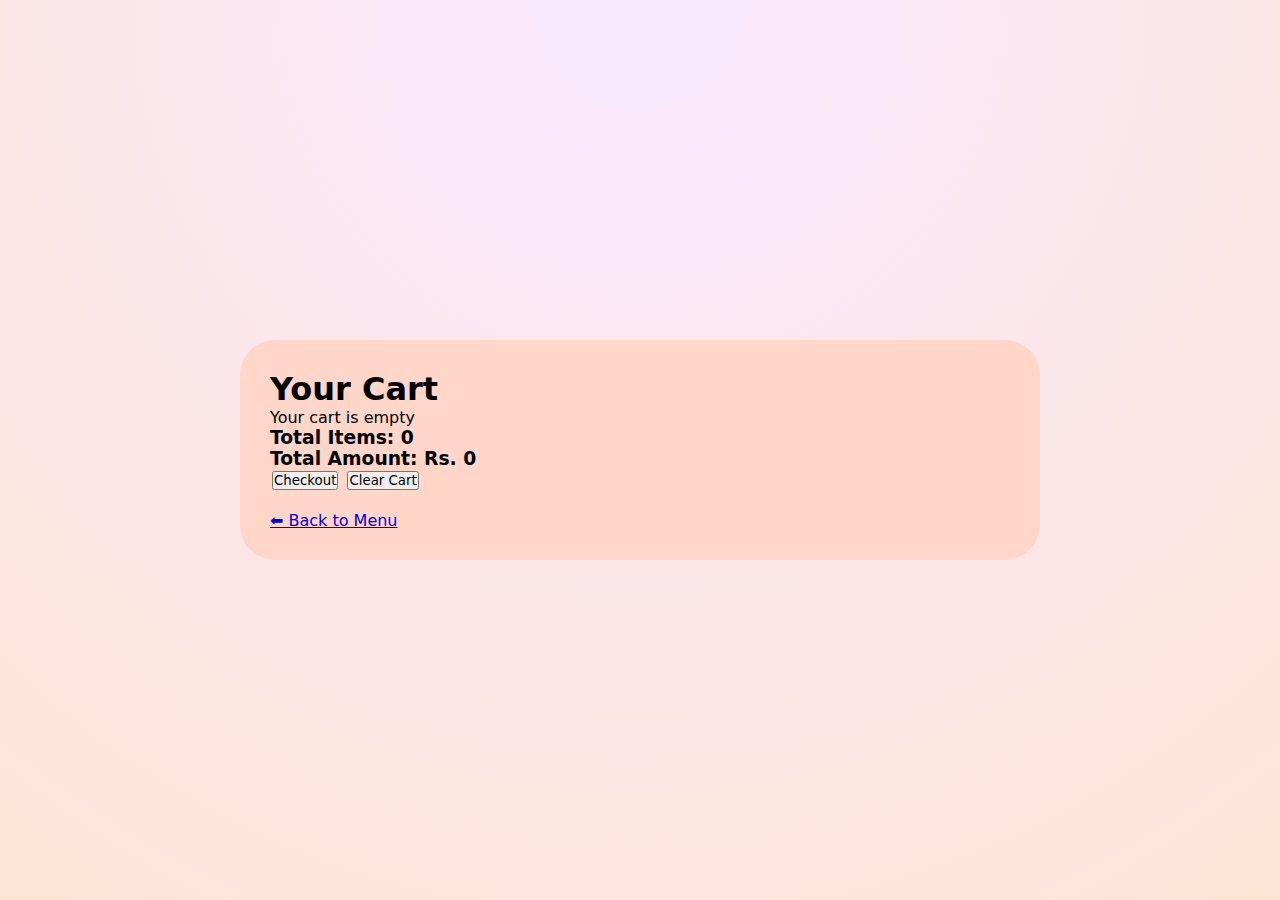
<file: cart.html>
<!DOCTYPE html>
<html>
<head>
  <title>Bakery Cart</title>

<style>
:root {
  --bg-top: #f8e9ff;
  --bg-bottom: #ffe4d5;
  --panel: #ffd6c8;
  --panel-inner: #fff6f2;
  --accent-soft: #f2bfd8;
  --button: #fff4b5;
  --text-main: #463048;
  --text-soft: #7b5b76;
  --danger: #ff8f9b;
}

* {
  box-sizing: border-box;
  margin: 0;
  padding: 0;
  font-family: system-ui, sans-serif;
}

body {
  min-height: 100vh;
  background: radial-gradient(circle at top, var(--bg-top), var(--bg-bottom));
  display: flex;
  justify-content: center;
  align-items: center;
}

.page-wrapper {
  width: 90%;
  max-width: 800px;
  background: var(--panel);
  padding: 30px;
  border-radius: 35px;
}

.cart-item {
  display: flex;
  justify-content: space-between;
  padding: 10px;
  border-bottom: 1px dashed #aaa;
}

button {
  margin: 2px;
}
</style>
</head>

<body>

<div class="page-wrapper">
  <h1>Your Cart</h1>

  <div id="cart-items"></div>

  <h3>Total Items: <span id="cart-count">0</span></h3>
  <h3>Total Amount: <span id="cart-total">Rs. 0</span></h3>

<button class="btn-pay" onclick="goToCheckout()">Checkout</button>
  <button onclick="clearCart()">Clear Cart</button>
  <br><br>
  <a href="menu.html">⬅ Back to Menu</a>
</div>

<script>
let cart = JSON.parse(localStorage.getItem("bakeryCart")) || [];

function saveCart() {
  localStorage.setItem("bakeryCart", JSON.stringify(cart));
}

function renderCart() {
  const container = document.getElementById("cart-items");
  const totalSpan = document.getElementById("cart-total");
  const countSpan = document.getElementById("cart-count");

  if (cart.length === 0) {
    container.innerHTML = "Your cart is empty";
    totalSpan.innerText = "Rs. 0";
    countSpan.innerText = "0";
    return;
  }

  container.innerHTML = "";
  let total = 0;
  let count = 0;

  cart.forEach((item, index) => {
    total += item.price * item.quantity;
    count += item.quantity;

    container.innerHTML += `
      <div class="cart-item">
        <div>
          <strong>${item.name}</strong><br>
          Rs. ${item.price} × ${item.quantity}
        </div>
        <div>
          <button onclick="changeQty(RS{index}, -1)">-</button>
          <button onclick="changeQty(RS{index}, 1)">+</button>
          <button onclick="removeItem(RS{index})">X</button>
        </div>
      </div>
    `;
  });

  totalSpan.innerText = "Rs. " + total;
  countSpan.innerText = count;
}

function changeQty(index, delta) {
  cart[index].quantity += delta;
  if (cart[index].quantity <= 0) cart.splice(index, 1);
  saveCart();
  renderCart();
}

function removeItem(index) {
  cart.splice(index, 1);
  saveCart();
  renderCart();
}

function clearCart() {
  cart = [];
  saveCart();
  renderCart();
}

function goToCheckout() {
  if (cart.length === 0) {
    alert("Your cart is empty!");
    return;
  }
  window.location.href = "checkout.html";
}

/*function checkout() {
  if (cart.length === 0) {
    alert("Your cart is empty!");
    return;
  }
  alert("Checkout successful (demo)");
}*/

renderCart();
</script>

</body>
</html>
</file>
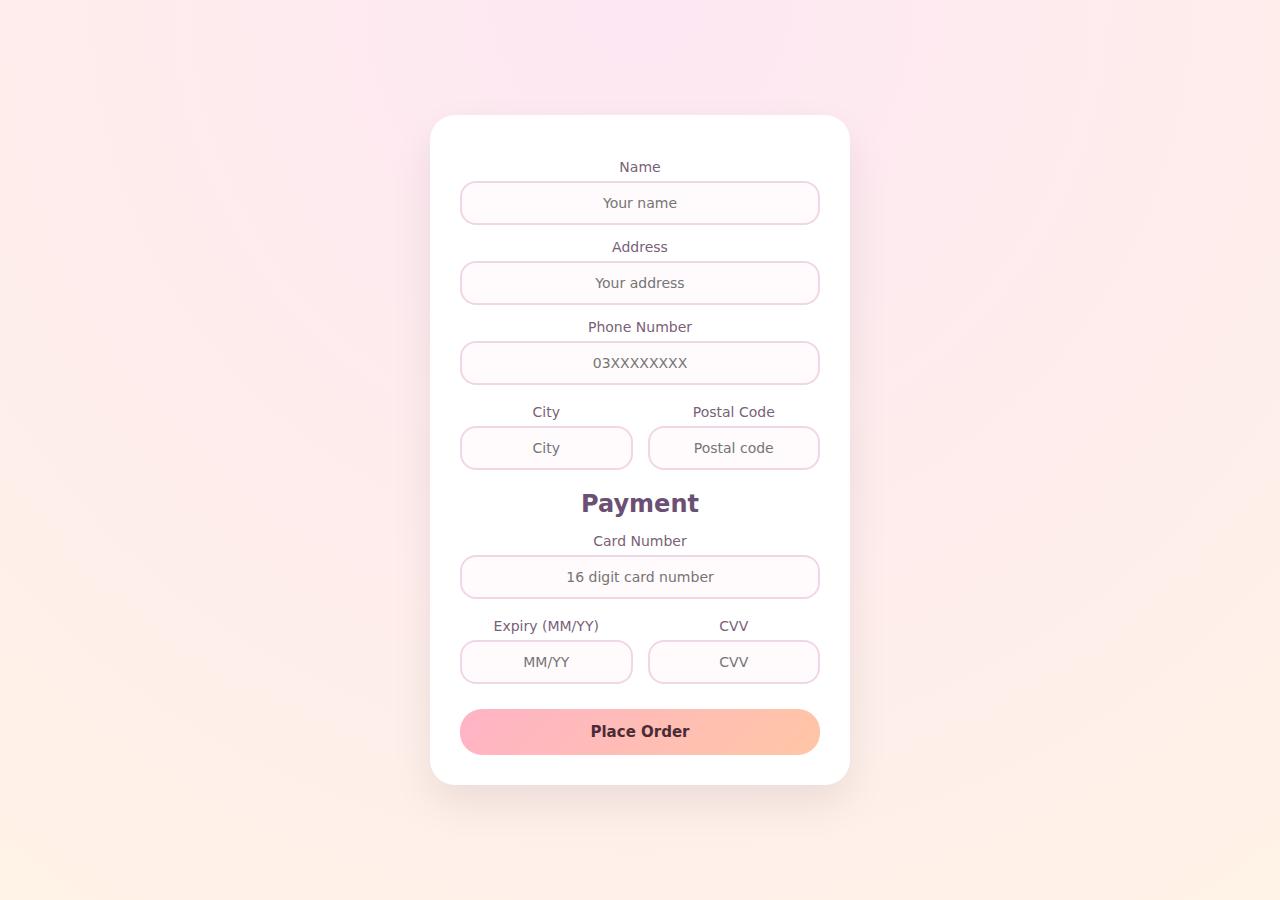
<file: checkout.html>
<!DOCTYPE html>
<html>
<head>
<title>Checkout</title>

<style>
:root {
  --bg-top: #fde7f3;
  --bg-bottom: #fff2e6;
  --card-bg: #ffffff;
  --accent: #ffb3c6;
  --text-main: #4b3b4f;
  --text-soft: #7a5f78;
  --border: #f1d6e8;
}

* {
  box-sizing: border-box;
  font-family: "Segoe UI", system-ui, sans-serif;
}

body {
  margin: 0;
  min-height: 100vh;
  background: radial-gradient(circle at top, var(--bg-top), var(--bg-bottom));
  display: flex;
  justify-content: center;
  align-items: center;
  color: var(--text-main);
}

.checkout-card {
  background: var(--card-bg);
  padding: 30px;
  border-radius: 25px;
  width: 90%;
  max-width: 420px;
  box-shadow: 0 18px 40px rgba(0,0,0,0.08);
  text-align: center;
}

h2 {
  margin: 20px 0 15px;
  color: #6b4f74;
}

label {
  display: block;
  margin-top: 14px;
  font-size: 14px;
  color: var(--text-soft);
}

input {
  width: 100%;
  padding: 12px 14px;
  border-radius: 16px;
  border: 2px solid var(--border);
  background: #fffafc;
  outline: none;
  font-size: 14px;
  margin-top: 6px;
  text-align: center;
}

input:focus {
  border-color: var(--accent);
}

.row {
  display: flex;
  gap: 15px;
  margin-top: 5px;
}

.row > div {
  flex: 1;
}

button {
  width: 100%;
  margin-top: 25px;
  padding: 14px;
  border-radius: 22px;
  border: none;
  background: linear-gradient(135deg, #ffb3c6, #ffc6a5);
  color: #4b2c36;
  font-size: 15px;
  font-weight: 600;
  cursor: pointer;
}

button:hover {
  box-shadow: 0 10px 20px rgba(255, 179, 198, 0.5);
}

@media (max-width: 480px) {
  .checkout-card {
    padding: 22px;
  }
}
</style>
</head>

<!DOCTYPE html>
<html>
<head>
<title>Checkout</title>

<style>
:root {
  --bg-top: #fde7f3;
  --bg-bottom: #fff2e6;
  --card-bg: #ffffff;
  --accent: #ffb3c6;
  --text-main: #4b3b4f;
  --text-soft: #7a5f78;
  --border: #f1d6e8;
}

* {
  box-sizing: border-box;
  font-family: "Segoe UI", system-ui, sans-serif;
}

body {
  margin: 0;
  min-height: 100vh;
  background: radial-gradient(circle at top, var(--bg-top), var(--bg-bottom));
  display: flex;
  justify-content: center;
  align-items: center;
}

.checkout-card {
  background: var(--card-bg);
  padding: 30px;
  border-radius: 25px;
  width: 90%;
  max-width: 420px;
  box-shadow: 0 18px 40px rgba(0,0,0,0.08);
  text-align: center;
}

h2 {
  margin: 20px 0 15px;
  color: #6b4f74;
}

label {
  display: block;
  margin-top: 14px;
  font-size: 14px;
  color: var(--text-soft);
}

input {
  width: 100%;
  padding: 12px;
  border-radius: 16px;
  border: 2px solid var(--border);
  margin-top: 6px;
  text-align: center;
}

.row {
  display: flex;
  gap: 15px;
}

.row div {
  flex: 1;
}

button {
  width: 100%;
  margin-top: 25px;
  padding: 14px;
  border-radius: 22px;
  border: none;
  background: linear-gradient(135deg, #ffb3c6, #ffc6a5);
  font-size: 15px;
  font-weight: 600;
  cursor: pointer;
}
</style>
</head>

<body>

<form class="checkout-card">

  <label>Name</label>
  <input type="text" required placeholder="Your name">

  <label>Address</label>
  <input type="text" required placeholder="Your address">

  <label>Phone Number</label>
  <input type="tel"
         required
         pattern="03[0-8]{8}"
         placeholder="03XXXXXXXX">

  <div class="row">
    <div>
      <label>City</label>
      <input type="text" required placeholder="City">
    </div>
    <div>
      <label>Postal Code</label>
      <input type="text"
             required
             pattern="[0-9]{4,6}"
             placeholder="Postal code">
    </div>
  </div>

  <h2>Payment</h2>

  <label>Card Number</label>
  <input type="text"
         required
         pattern="[0-9]{16}"
         maxlength="16"
         placeholder="16 digit card number">

  <div class="row">
    <div>
      <label>Expiry (MM/YY)</label>
      <input type="text"
             required
             pattern="(0[1-9]|1[0-2])/[0-9]{2}"
             placeholder="MM/YY">
    </div>
    <div>
      <label>CVV</label>
      <input type="password"
             required
             pattern="[0-9]{3}"
             maxlength="3"
             placeholder="CVV">
    </div>
  </div>

  <button type="submit">Place Order</button>

</form>

<script>
function placeOrder() {
  alert("Order placed successfully!");
}
</script>

</body>
</html>
</file>
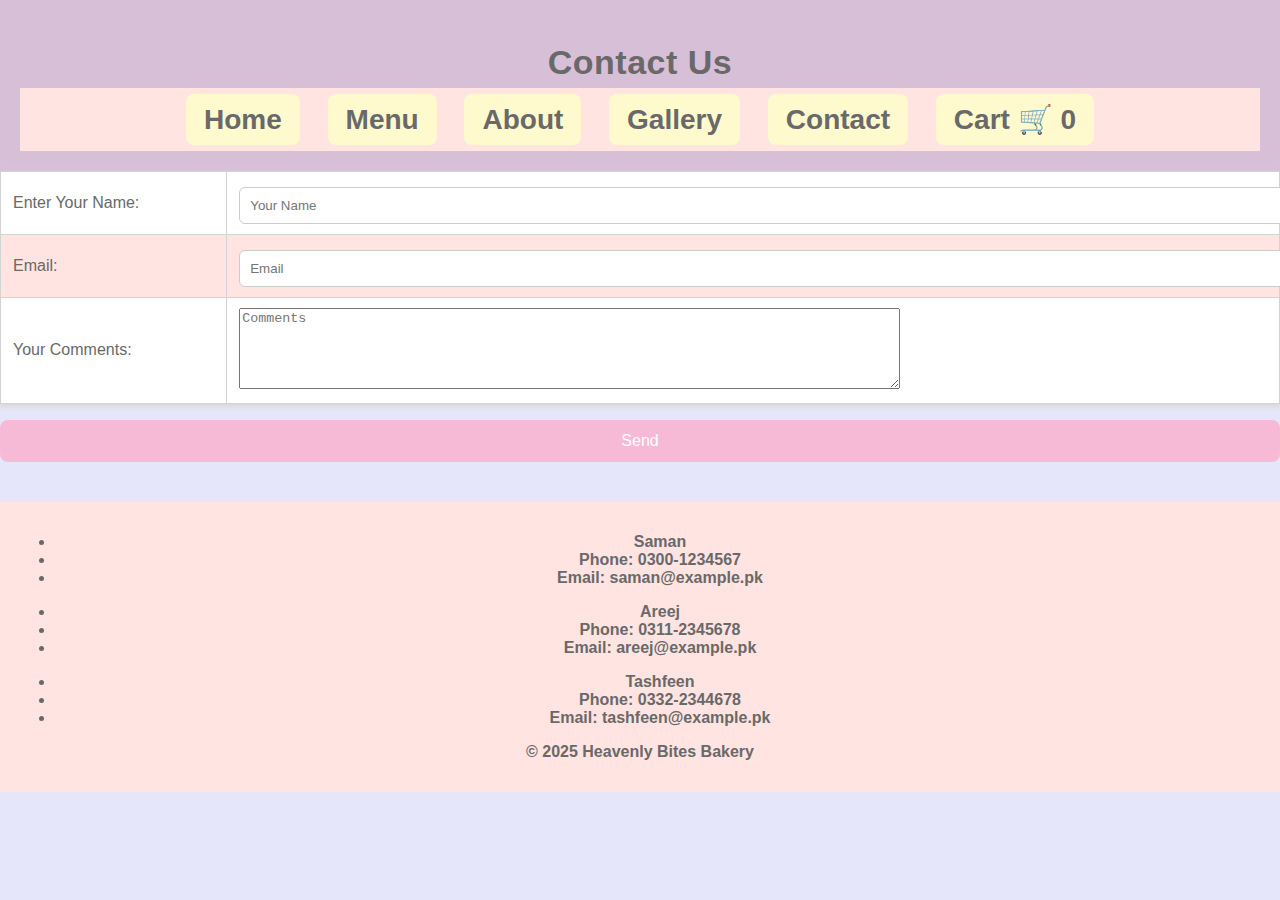
<file: Contact.html>
<!DOCTYPE html>
<html>
<head>
    <title>Heavenly Bites | Contact</title>
    <link rel="stylesheet" href="style.css">
</head>
<body>

<header>
    <h1>Contact Us</h1>
    <nav>
        <a href="index.html">Home</a>
        <a href="menu.html">Menu</a>
        <a href="about.html">About</a>
        <a href="gallery.html">Gallery</a>
        <a href="contact.html">Contact</a>
       <a href="cart.html">Cart 🛒 <span id="cart-count">0</span></a>
    </nav>
</header>

<!-- Contact Form -->
<form id="contactForm">
    <table class="table table-bordered table-striped">
        <tr>
            <td>Enter Your Name:</td>
            <td><input type="text" placeholder="Your Name" size="80"><required></td>
        </tr>
        <tr>
            <td>Email:</td>
            <td><input type="email" placeholder="Email" size="80" required></td>
        </tr>
        <tr>
            <td>Your Comments:</td>
            <td><textarea rows="5" cols="80" placeholder="Comments" required></textarea></td>
        </tr>
    </table>
    
    <p>
        <button type="submit">Send</button>
    </p>
</form>
<footer>
<div class="footer-container">
<ul class="footer-list">
<li><strong>Saman</strong></li>
<li>Phone: 0300-1234567</li>
<li>Email: saman@example.pk</li>
</ul>

<ul class="footer-list">
<li><strong>Areej</strong></li>
<li>Phone: 0311-2345678</li>
<li>Email: areej@example.pk</li>
</ul>

<ul class="footer-list">
<li><strong>Tashfeen</strong></li>
<li>Phone: 0332-2344678</li>
<li>Email: tashfeen@example.pk</li>
</ul>

&copy; 2025 Heavenly Bites Bakery</p>
</footer>

<script>
// Simple JS alert on submit
document.getElementById("contactForm").addEventListener("submit", function(event){
    event.preventDefault(); // prevent page refresh
    alert("Thank you! Your message has been sent.");
});
</script>

</body>
</html>
</file>
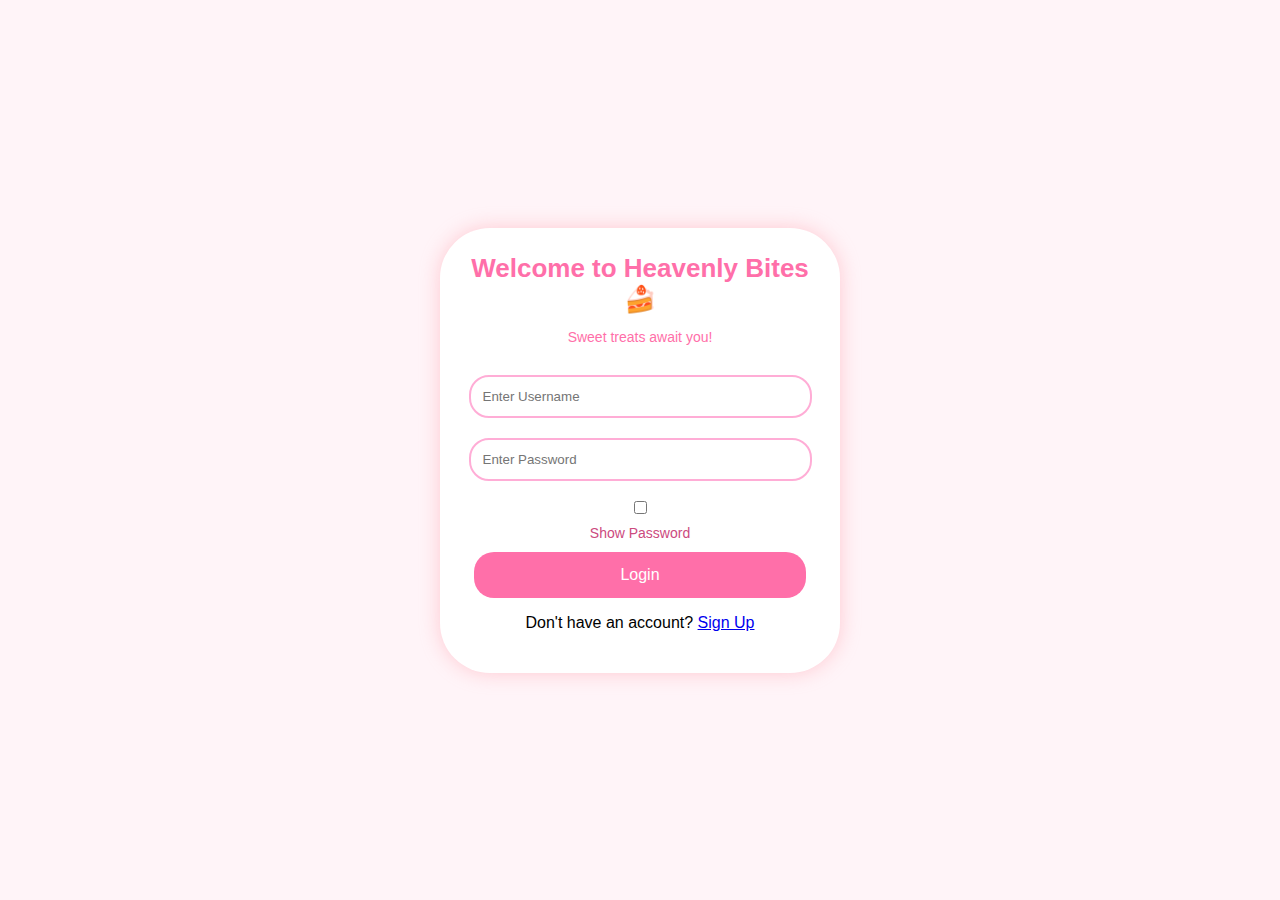
<file: login.html>
<!DOCTYPE html>
<html>
<head>
    <title>Heavenly Bites | Login</title>
    <link rel="stylesheet" href="login.css">
</head>
<body>

<div class="overlay">
    <div class="login-box">
        <h2>Welcome to Heavenly Bites 🍰</h2>
        <p class="tagline">Sweet treats await you!</p>

        <input type="text" id="username" placeholder="Enter Username">

        <input type="password" id="password" placeholder="Enter Password">

        <label class="show-pass">
            <input type="checkbox" onclick="togglePassword()"> Show Password
        </label>

        <button onclick="login()">Login</button>

        <!-- 🔹 Message -->
        <p id="msg" class="message"></p>

        <!-- 🔹 Sign Up Link Added Below -->
        <p class="signup-text">
            Don't have an account?  
            <a href="signup.html" class="signup-link">Sign Up</a>
        </p>

    </div>
</div>

<script src="script.js"></script>

</body>
</html>
</file>
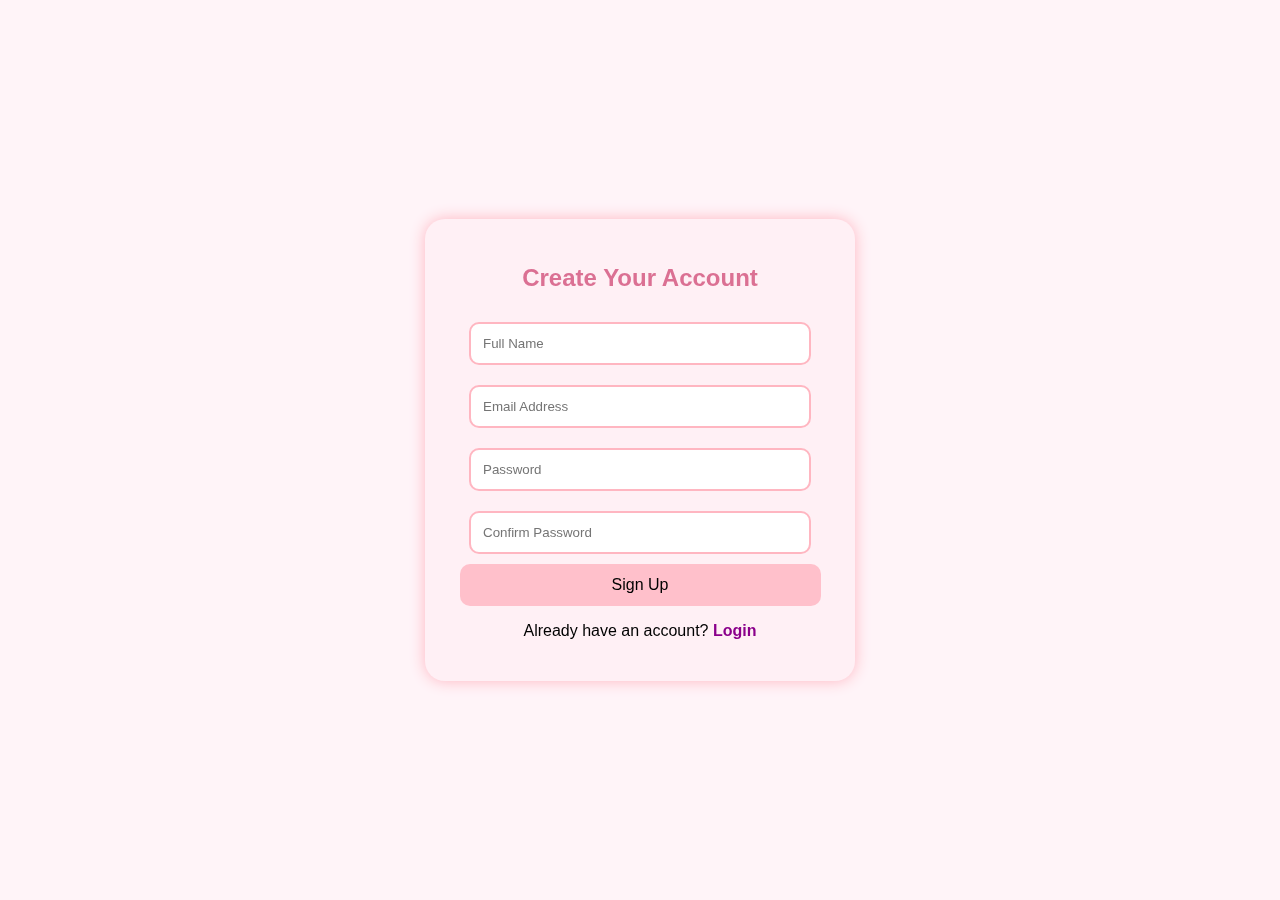
<file: signup.html>
<html>
<head>
    <title>Heavenly Bites | Sign Up</title>
    <style>
        body {
            margin: 0;
            padding: 0;
            font-family: Arial, sans-serif;
	    background: rgba(255, 240, 245, 0.7);
            height: 100vh;
            display: flex;
            justify-content: center;
            align-items: center;
            backdrop-filter: blur(3px);
        }

        .signup-box {
            background: lavenderblush;
            width: 380px;
            padding: 25px;
            border-radius: 20px;
            box-shadow: 0 0 15px lightpink;
            text-align: center;
        }

        h2 {
            color: palevioletred;
            margin-bottom: 20px;
        }

        input {
            width: 90%;
            padding: 12px;
            margin: 10px 0;
            border: 2px solid lightpink;
            border-radius: 10px;
            background: white;
        }

        button {
            width: 95%;
            background: pink;
            border: none;
            padding: 12px;
            color: black;
            font-size: 16px;
            border-radius: 10px;
            cursor: pointer;
            transition: 0.3s;
        }

        button:hover {
            background: lightcoral;
            color: white;
        }

        p a {
            text-decoration: none;
            color: darkmagenta;
            font-weight: bold;
        }
    </style>
</head>

<body>

    <div class="signup-box">
        <h2>Create Your Account</h2>

        <input type="text" id="name" placeholder="Full Name" required>
        <input type="email" id="email" placeholder="Email Address" required>
        <input type="password" id="password" placeholder="Password" required>
        <input type="password" id="confirmPassword" placeholder="Confirm Password" required>

        <button onclick="signup()">Sign Up</button>

    <p>Already have an account? <a href="login.html">Login</a></p>
<a href="menu.html"></a></p>
	
    </div>

    <script>
        function signup() {
            let name = document.getElementById("name").value;
            let email = document.getElementById("email").value;
            let pass = document.getElementById("password").value;
            let cpass = document.getElementById("confirmPassword").value;

            if (name === "" || email === "" || pass === "" || cpass === "") {
                alert("Please fill all fields!");
                return;
            }

            if (pass !== cpass) {
                alert("Passwords do not match!");
                return;
            }

            alert("Sign Up Successful! Welcome to Heavenly Bites 💖");

            
            window.location.href = "login.html";
        }
    </script>

</body>
</html>
</file>
<file: style.css>
body {
    font-family: Arial, sans-serif;
    background: lavender; /* pastel blue-purple */
    margin: 0;
    padding: 0;
    color: dimgray;
     }

header {
    background: thistle; /* soft pastel purple */
    padding: 20px;
    text-align: center;
    font-size: 28px;
    font-weight: bold;
}

nav {
    background: mistyrose; /* pastel pink */
    padding: 15px;
    text-align: center;
}

nav a {
    margin: 10px;
    text-decoration: none;
    background: lemonchiffon; /* pastel yellow */
    padding: 10px 18px;
    border-radius: 8px;
    color: dimgray;
    font-weight: bold;
}

nav a:hover {
    background: honeydew; /* pastel green */
}

.content {
    padding: 20px;
    background: white;
    margin: 30px auto;
    width: 80%;
    border-radius: 10px;
    box-shadow: 0 0 10px lightgray;
}

footer {
    margin-top: 40px;
    background: mistyrose;
    text-align: center;
    padding: 15px;
    font-weight: bold;
}
/* SLIDESHOW */
.slideshow-box {
    display: flex;
    justify-content: center;
    align-items: center;
    gap: 15px; /* space between buttons and image */
    margin: 30px auto;
}

.slideshow-box button {
    background: lemonchiffon; /* pastel button */
    border: #555;
    padding: 10px;
    size: 10px;
    border-radius: 8px;
    cursor: pointer;
    font-size: 20px;
    color: #ccc;
}

.slideshow-box button:hover {
    background: honeydew;
}

.slide-img {
    width: 500px;  /* fixed width */
    height: 300px; /* fixed height */
    object-fit: cover; /* scales image to fill without distortion */
    border-radius: 12px;
    display: block;
}
/* ABOUT PAGE CARD */
.card-container {
    display: flex;
    justify-content: center;
    gap: 20px;
    flex-wrap: wrap;
    margin: 30px auto;
    background-color: #FFF8F0; /* very light cream background for the container */
    padding: 20px;
    border-radius: 15px;
}

.card {
    width: 250px;
    text-align: center;
    background: #FFE4E1; /* pastel pink */
    padding: 15px;
    border-radius: 12px;
    box-shadow: 0 6px 15px rgba(0,0,0,0.1);
    transition: transform 0.3s, background 0.3s;
}

/* Hover effect with slightly deeper pastel */
.card:hover {
    transform: translateY(-5px);
    background: #FFD1DC; /* lighter pink on hover */
}

.card img {
    width: 100%;
    height: 160px;
    object-fit: cover;
    border-radius: 10px;
}

/* Optional: card headings and text colors */
.card h3 {
    color: #555; /* pastel pink heading */
}

.card p {
    color: #555; /* soft gray for readability */
}

/* SERVICES PAGE */
.services-container {
    display: flex;
    flex-wrap: wrap;
    justify-content: center;
    gap: 20px;
    margin: 20px auto;
    max-width: 1000px;
}

.service-card {
    background: lavenderblush;  /* soft pastel color */
    width: 220px;
    border-radius: 12px;
    padding: 15px;
    text-align: center;
    box-shadow: 0 4px 8px lightgray;
    transition: transform 0.3s;
}

.service-card img {
    width: 100%;
    height: 150px;
    object-fit: cover;
    border-radius: 10px;
    margin-bottom: 10px;
}

.service-card:hover {
    transform: scale(1.05);
}
/* GALLERY - gallery.html */
.gallery-box {
    display: flex;
    flex-wrap: wrap;        /* allows wrapping on smaller screens */
    justify-content: center; /* center the images */
    gap: 15px;              /* space between images */
    margin: 20px auto;
    max-width: 1000px;
}

.gallery-box img {
    width: 200px;            /* all images same width */
    height: 150px;           /* all images same height */
    object-fit: cover;       /* maintains aspect ratio and crops if necessary */
    border-radius: 10px;     /* soft corners */
    transition: transform 0.3s;
}

.gallery-box img:hover {
    transform: scale(1.05);  /* subtle zoom on hover */
}

/* Base table (use: <table class="table"> ) */
.table {
  width: 100%;
  border-collapse: collapse;
  font-family: Arial, sans-serif;
  background: white;          /* table background */
  color: dimgray;             /* text color */
  box-shadow: 0 2px 6px lightgray;
}

/* Table header */
.table th {
  text-align: left;
  padding: 10px 12px;
  background: lemonchiffon;   /* pastel yellow header */
  color: dimgray;
  font-weight: 700;
  border-bottom: 2px solid lightgray;
}

/* Table cells */
.table td {
  padding: 10px 12px;
  vertical-align: middle;
}

/* Bordered variant (use: <table class="table table-bordered"> ) */
.table.table-bordered th,
.table.table-bordered td {
  border: 1px solid lightgray;
}

/* Striped rows (use: <table class="table table-striped"> ) */
/* Apply a subtle pastel stripe on every even row */
.table.table-striped tbody tr:nth-child(even) {
  background: mistyrose;      /* soft pastel pink stripe */
}

/* Hover highlight for rows */
.table tbody tr:hover {
  background: honeydew;       /* soft pastel green on hover */
}


/* Responsive: make table horizontally scrollable on very small screens */
.table-responsive {
  overflow-x: auto;
  width: 100%;
}

.container {
  /* Sets a maximum width for large screens */
  max-width: 1200px;
  /* Centers the container horizontally using auto margins */
  margin-left: auto;
  margin-right: auto;
  /* Adds padding to the sides to prevent content from touching the edges of the screen, especially on mobile */
  padding-left: 15px;
  padding-right: 15px;
  /* Ensures the container takes up the full width available on smaller screens */
  width: 100%;
}

.container {
max-width: 900px;
margin: 40px auto;
background: white;
padding: 25px;
border-radius: 10px;
display: grid;
grid-template-columns: 2fr 1fr;
gap: 20px;
}
h2 { color: #333; }
label { display: block; margin-top: 10px; font-weight: bold; }
input {
width: 100%;
padding: 10px;
margin-top: 5px;
border-radius: 6px;
border: 1px solid #ccc;
}
.row { display: flex; gap: 150px; }
.row div { flex: 1; }
.summary {
background: #f9fafb;
padding: 20px;
border-radius: 10px;
}
.summary p { display: flex; justify-content: space-between; }
button {
width: 100%;
padding: 12px;
background: #f7bad6;
color: white;
border: none;
border-radius: 8px;
font-size: 16px;
cursor: pointer;
}
button:hover { background: #333; }
@media (max-width: 768px) {
.container { grid-template-columns: 1fr; }
}
 /* ---- FLIP CARD STYLE ---- */
        .flip-card {
            width: 250px;
            height: 200px;
            perspective: 1000px;
            margin: 10px;
        }

        .flip-inner {
            width: 100%;
            height: 100%;
            position: relative;
            transition: transform 0.8s;
            transform-style: preserve-3d;
        }

        .flip-card:hover .flip-inner {
            transform: rotateY(180deg);
        }

        .flip-front, .flip-back {
            position: absolute;
            width: 100%;
            height: 100%;
            border-radius: 12px;
            overflow: hidden;
            backface-visibility: hidden;
        }

        .flip-front img {
            width: 100%;
            height: 100%;
            object-fit: cover;
        }

        .flip-back {
            background: #333;
            color: white;
            display: flex;
            flex-direction: column;
            justify-content: center;
            align-items: center;
            transform: rotateY(180deg);
        }

        .flip-back h3 {
            margin: 5px 0;
        }

        /* Gallery layout */
        .gallery-box {
            display: flex;
            flex-wrap: wrap;
            justify-content: center;
}
/* Cart */

    /* MAIN OVAL CONTAINER */
    .page-wrapper {
      width: 100%;
      max-width: 1000px;
      background: linear-gradient(135deg, var(--panel), #ffe0d1);
      padding: 32px 34px 36px;
      border-radius: 42px;                       /* more oval shape */
      box-shadow: 0 18px 40px rgba(0, 0, 0, 0.20);
      border: 4px solid rgba(255, 255, 255, 0.9);
    }

    h1 {
      text-align: center;
      margin-bottom: 6px;
      font-size: 34px;
      color: var(--text-main);
      letter-spacing: 0.5px;
    }

    .subtitle {
      text-align: center;
      margin-bottom: 26px;
      font-size: 15px;
      color: var(--text-soft);
      font-weight: 500;
    }

    /* OVAL LIST BOX */
    #cart-items {
      border-radius: 32px;
      background-color: var(--panel-inner);
      padding: 18px 18px 8px;
      max-height: 280px;
      overflow-y: auto;
      margin: 0 auto 22px;
      box-shadow:
        0 6px 15px rgba(0, 0, 0, 0.14),
        inset 0 0 0 1px rgba(242, 191, 216, 0.9);
      width: 96%;
    }

    .cart-empty {
      text-align: center;
      font-size: 14px;
      color: var(--text-soft);
      padding: 18px 4px;
    }

    .cart-item {
      display: flex;
      justify-content: space-between;
      align-items: center;
      padding: 10px 4px;
      border-bottom: 1px dashed rgba(242, 191, 216, 0.9);
      font-size: 14px;
    }

    .cart-item:last-child {
      border-bottom: none;
    }

    .cart-item-name {
      font-weight: 600;
      margin-bottom: 3px;
    }

    .cart-item-sub {
      font-size: 12px;
      color: var(--text-soft);
    }

    .cart-item-controls {
      display: flex;
      align-items: center;
      gap: 5px;
    }

    .btn-small {
      border: none;
      border-radius: 999px;
      padding: 3px 9px;
      cursor: pointer;
      font-size: 12px;
      box-shadow: 0 2px 5px rgba(0, 0, 0, 0.18);
      transition: transform 0.08s, box-shadow 0.08s;
    }

    .btn-small:hover {
      transform: translateY(-1px);
      box-shadow: 0 4px 9px rgba(0, 0, 0, 0.20);
    }

    .btn-qty {
      background-color: var(--button);
    }

    .btn-remove {
      background-color: var(--danger);
      color: #ffffff;
    }

    /* SUMMARY SECTION */
    .summary {
      border-top: 2px solid var(--accent-soft);
      padding-top: 12px;
      margin-top: 4px;
      font-size: 14px;
    }

    .summary-row {
      display: flex;
      justify-content: space-between;
      margin-bottom: 7px;
    }

    .summary-total {
      font-weight: 800;
      font-size: 17px;
    }

    /* BUTTONS */
    .button-row {
      display: flex;
      flex-direction: column;
      gap: 10px;
      margin-top: 14px;
    }

    .btn-main {
      width: 100%;
      padding: 11px 12px;
      border-radius: 24px;
      border: none;
      cursor: pointer;
      font-weight: 700;
      box-shadow: 0 5px 12px rgba(0, 0, 0, 0.18);
      transition: transform 0.08s, box-shadow 0.08s;
    }

    .btn-main:hover {
      transform: translateY(-1px);
      box-shadow: 0 8px 18px rgba(0, 0, 0, 0.22);
    }

    .btn-checkout {
      background: linear-gradient(90deg, var(--button), var(--accent-soft));
    }

    .btn-clear {
      background-color: #333;
    }

    @media (max-width: 720px) {
      .page-wrapper {
        padding: 24px 18px 26px;
        border-radius: 30px;
      }
    }
</file>
<file: login.css>
/* Full Screen Background */
body {
    margin: 0;
    padding: 0;
    height: 100vh;
    background-size: cover;
    background-position: center;
    background-repeat: no-repeat;
    font-family: "Comic Sans MS", Arial, sans-serif;
}

/* Transparent soft overlay */
.overlay {
    background: rgba(255, 240, 245, 0.7);
    width: 100%;
    height: 100%;
    display: flex;
    justify-content: center;
    align-items: center;
}

/* Login Box */
.login-box {
    width: 350px;
    padding: 25px;
    background: white;
    border-radius: 50px;
    text-align: center;
    box-shadow: 0px 0px 20px rgba(255, 182, 193, 0.7);
}

.login-box h2 {
    margin: 0;
    color: #ff6fa9;
    font-size: 26px;
}

/* Tagline */
.tagline {
    color:  #ff6fa9;
    margin-bottom: 20px;
    font-size: 14px;
}

/* Input Fields */
.login-box input {
    width: 90%;
    padding: 12px;
    margin: 10px 0;
    border-radius: 20px;
    border: 2px solid #ffadd6;
    outline: none;
}

/* Cute Button */
.login-box button {
    width: 95%;
    padding: 14px;
    margin-top: 10px;
    background: #ff6fa9;
    border: none;
    color: white;
    font-size: 16px;
    border-radius: 20px;
    cursor: pointer;
}

.login-box button:hover {
    background: #ff4f94;
}

/* Show Password Text */
.show-pass {
    font-size: 14px;
    color: #cc4a7e;
}

/* Message text */
.message {
    margin-top: 10px;
    font-size: 15px;
}
</file>
